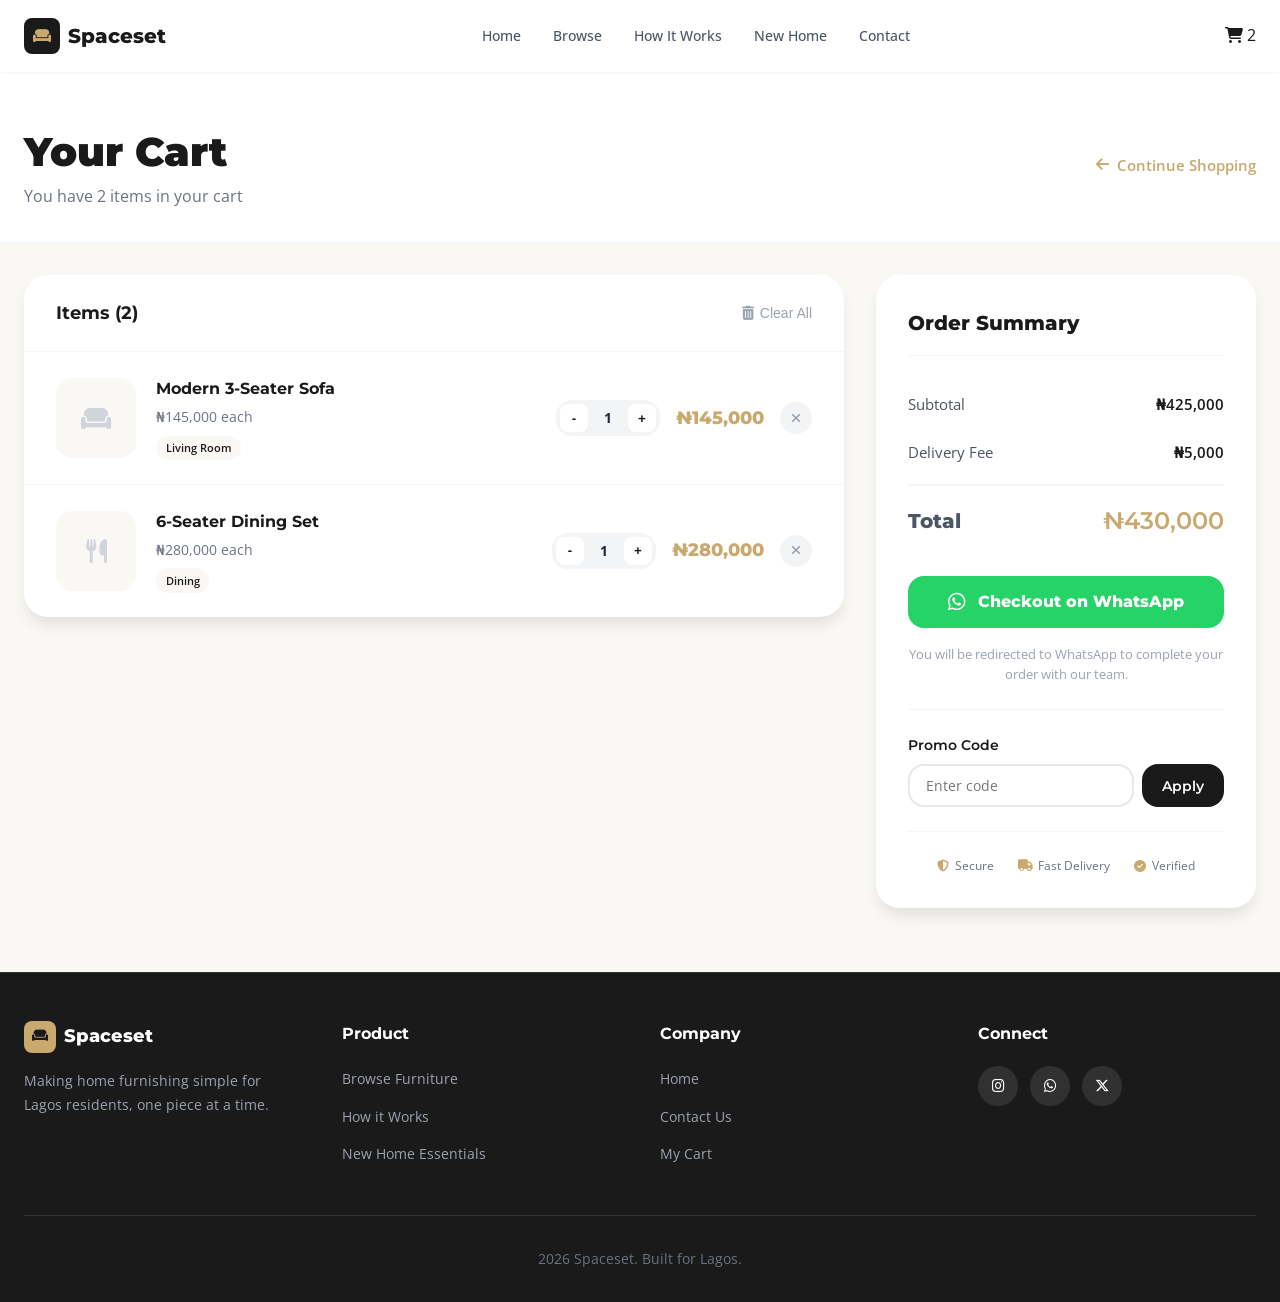
<file: cart.html>
<!DOCTYPE html>
<html lang="en" class="scroll-smooth">
<head>
    <meta charset="UTF-8">
    <meta name="viewport" content="width=device-width, initial-scale=1.0">
    <title>Your Cart — Spaceset</title>
    <link rel="preconnect" href="https://fonts.googleapis.com">
    <link rel="preconnect" href="https://fonts.gstatic.com" crossorigin>
    <link href="https://fonts.googleapis.com/css2?family=Montserrat:wght@400;500;600;700;800;900&family=Open+Sans:wght@300;400;500;600&display=swap" rel="stylesheet">
    <link rel="stylesheet" href="https://cdnjs.cloudflare.com/ajax/libs/font-awesome/6.4.0/css/all.min.css">
    <style>
        :root {
            --primary: #1a1a1a;
            --accent: #c9a96e;
            --accent-dark: #b8945a;
            --cream: #faf8f5;
            --white: #ffffff;
            --gray-50: #f9fafb;
            --gray-100: #f3f4f6;
            --gray-200: #e5e7eb;
            --gray-300: #d1d5db;
            --gray-400: #9ca3af;
            --gray-500: #6b7280;
            --gray-600: #4b5563;
            --gray-700: #374151;
            --gray-800: #1f2937;
            --success: #10b981;
            --error: #ef4444;
            --font-heading: 'Montserrat', sans-serif;
            --font-body: 'Open Sans', sans-serif;
            --shadow: 0 4px 6px -1px rgba(0,0,0,0.1);
            --shadow-lg: 0 10px 15px -3px rgba(0,0,0,0.1);
            --shadow-xl: 0 20px 25px -5px rgba(0,0,0,0.1);
            --radius: 1rem;
            --radius-lg: 1.5rem;
        }
        *, *::before, *::after { margin: 0; padding: 0; box-sizing: border-box; }
        html { scroll-behavior: smooth; }
        body {
            font-family: var(--font-body);
            color: var(--gray-800);
            background: var(--cream);
            line-height: 1.6;
            overflow-x: hidden;
            min-height: 100vh;
            display: flex;
            flex-direction: column;
        }
        img { max-width: 100%; height: auto; display: block; }
        a { text-decoration: none; color: inherit; }

        /* Navbar */
        .navbar {
            position: fixed;
            top: 0; left: 0; right: 0;
            z-index: 50;
            background: rgba(255,255,255,0.95);
            backdrop-filter: blur(12px);
            box-shadow: 0 1px 3px rgba(0,0,0,0.05);
        }
        .nav-inner {
            max-width: 1280px;
            margin: 0 auto;
            padding: 0 1.5rem;
            display: flex;
            justify-content: space-between;
            align-items: center;
            height: 72px;
        }
        .logo {
            display: flex;
            align-items: center;
            gap: 0.5rem;
            font-family: var(--font-heading);
            font-weight: 800;
            font-size: 1.25rem;
            color: var(--primary);
        }
        .logo-icon {
            width: 36px; height: 36px;
            background: var(--primary);
            border-radius: 8px;
            display: flex;
            align-items: center;
            justify-content: center;
        }
        .logo-icon i { color: var(--accent); font-size: 0.9rem; }
        .nav-links { display: flex; align-items: center; gap: 2rem; list-style: none; }
        .nav-links a {
            font-size: 0.875rem;
            font-weight: 500;
            color: var(--gray-600);
            transition: color 0.3s;
        }
        .nav-links a:hover { color: var(--primary); }
        .mobile-menu-btn {
            display: none;
            background: none;
            border: none;
            font-size: 1.25rem;
            cursor: pointer;
        }
        @media (max-width: 768px) {
            .nav-links { display: none; }
            .mobile-menu-btn { display: block; }
        }

        /* Main Content */
        main {
            flex: 1;
            padding-top: 72px;
        }

        /* Page Header */
        .page-header {
            padding: 3rem 1.5rem 2rem;
            background: var(--white);
            border-bottom: 1px solid var(--gray-100);
        }
        .page-header-inner {
            max-width: 1280px;
            margin: 0 auto;
            display: flex;
            justify-content: space-between;
            align-items: center;
            flex-wrap: wrap;
            gap: 1rem;
        }
        .page-header h1 {
            font-family: var(--font-heading);
            font-weight: 900;
            font-size: clamp(1.75rem, 4vw, 2.5rem);
            color: var(--primary);
        }
        .page-header p {
            color: var(--gray-500);
        }
        .continue-shopping {
            display: inline-flex;
            align-items: center;
            gap: 0.5rem;
            color: var(--accent);
            font-weight: 600;
            font-size: 0.9375rem;
            transition: color 0.3s;
        }
        .continue-shopping:hover { color: var(--primary); }

        /* Cart Section */
        .cart-section {
            max-width: 1280px;
            margin: 0 auto;
            padding: 2rem 1.5rem 4rem;
        }
        .cart-grid {
            display: grid;
            grid-template-columns: 1fr 380px;
            gap: 2rem;
            align-items: start;
        }
        @media (max-width: 968px) {
            .cart-grid { grid-template-columns: 1fr; }
        }

        /* Cart Items */
        .cart-items-card {
            background: var(--white);
            border-radius: var(--radius-lg);
            box-shadow: var(--shadow-lg);
            overflow: hidden;
        }
        .cart-items-header {
            padding: 1.5rem 2rem;
            border-bottom: 1px solid var(--gray-100);
            display: flex;
            justify-content: space-between;
            align-items: center;
        }
        .cart-items-header h2 {
            font-family: var(--font-heading);
            font-weight: 700;
            font-size: 1.125rem;
            color: var(--primary);
        }
        .clear-cart-btn {
            background: none;
            border: none;
            color: var(--gray-400);
            font-size: 0.875rem;
            cursor: pointer;
            transition: color 0.3s;
            display: flex;
            align-items: center;
            gap: 0.35rem;
        }
        .clear-cart-btn:hover { color: var(--error); }

        .cart-item {
            display: grid;
            grid-template-columns: 80px 1fr auto;
            gap: 1.25rem;
            padding: 1.5rem 2rem;
            border-bottom: 1px solid var(--gray-100);
            align-items: center;
            transition: background 0.3s;
        }
        .cart-item:hover { background: var(--gray-50); }
        .cart-item:last-child { border-bottom: none; }
        @media (max-width: 640px) {
            .cart-item { grid-template-columns: 60px 1fr; }
        }

        .cart-item-img {
            width: 80px;
            height: 80px;
            border-radius: var(--radius);
            overflow: hidden;
            background: var(--cream);
            display: flex;
            align-items: center;
            justify-content: center;
        }
        .cart-item-img i {
            font-size: 1.5rem;
            color: var(--gray-300);
        }
        @media (max-width: 640px) {
            .cart-item-img { width: 60px; height: 60px; }
        }

        .cart-item-details h3 {
            font-family: var(--font-heading);
            font-weight: 700;
            font-size: 1rem;
            color: var(--primary);
            margin-bottom: 0.25rem;
        }
        .cart-item-details p {
            font-size: 0.85rem;
            color: var(--gray-500);
        }
        .cart-item-details .item-category {
            display: inline-block;
            padding: 0.2rem 0.6rem;
            background: var(--cream);
            border-radius: 9999px;
            font-size: 0.7rem;
            font-weight: 600;
            color: var(--primary);
            margin-top: 0.5rem;
        }

        .cart-item-actions {
            display: flex;
            align-items: center;
            gap: 1rem;
        }
        @media (max-width: 640px) {
            .cart-item-actions {
                grid-column: 1 / -1;
                justify-content: space-between;
                padding-top: 0.5rem;
            }
        }
        .cart-item-price {
            font-family: var(--font-heading);
            font-weight: 800;
            font-size: 1.125rem;
            color: var(--accent);
        }
        .remove-item-btn {
            width: 32px;
            height: 32px;
            border-radius: 50%;
            border: none;
            background: var(--gray-100);
            color: var(--gray-400);
            cursor: pointer;
            display: flex;
            align-items: center;
            justify-content: center;
            transition: all 0.3s;
        }
        .remove-item-btn:hover {
            background: var(--error);
            color: var(--white);
        }

        /* Quantity Control */
        .qty-control {
            display: flex;
            align-items: center;
            gap: 0.5rem;
            background: var(--gray-100);
            border-radius: var(--radius);
            padding: 0.25rem;
        }
        .qty-btn {
            width: 28px;
            height: 28px;
            border-radius: 0.5rem;
            border: none;
            background: var(--white);
            color: var(--primary);
            font-weight: 700;
            cursor: pointer;
            display: flex;
            align-items: center;
            justify-content: center;
            transition: all 0.3s;
        }
        .qty-btn:hover { background: var(--accent); color: var(--white); }
        .qty-value {
            font-weight: 700;
            font-size: 0.875rem;
            min-width: 24px;
            text-align: center;
        }

        /* Empty Cart */
        .empty-cart {
            text-align: center;
            padding: 4rem 2rem;
        }
        .empty-cart i {
            font-size: 4rem;
            color: var(--gray-200);
            margin-bottom: 1.5rem;
        }
        .empty-cart h3 {
            font-family: var(--font-heading);
            font-weight: 700;
            font-size: 1.25rem;
            color: var(--primary);
            margin-bottom: 0.5rem;
        }
        .empty-cart p {
            color: var(--gray-500);
            margin-bottom: 2rem;
        }
        .empty-cart-btn {
            display: inline-flex;
            align-items: center;
            gap: 0.5rem;
            padding: 0.875rem 2rem;
            background: var(--primary);
            color: var(--white);
            border-radius: var(--radius);
            font-family: var(--font-heading);
            font-weight: 700;
            transition: all 0.3s;
        }
        .empty-cart-btn:hover {
            background: var(--gray-800);
            transform: translateY(-2px);
        }

        /* Order Summary */
        .order-summary {
            background: var(--white);
            border-radius: var(--radius-lg);
            box-shadow: var(--shadow-lg);
            padding: 2rem;
            position: sticky;
            top: 96px;
        }
        .order-summary h2 {
            font-family: var(--font-heading);
            font-weight: 800;
            font-size: 1.25rem;
            color: var(--primary);
            margin-bottom: 1.5rem;
            padding-bottom: 1rem;
            border-bottom: 1px solid var(--gray-100);
        }
        .summary-row {
            display: flex;
            justify-content: space-between;
            align-items: center;
            padding: 0.75rem 0;
            font-size: 0.9375rem;
        }
        .summary-row.total {
            border-top: 2px solid var(--gray-100);
            margin-top: 0.5rem;
            padding-top: 1rem;
            font-family: var(--font-heading);
            font-weight: 800;
            font-size: 1.25rem;
            color: var(--primary);
        }
        .summary-row .label { color: var(--gray-600); }
        .summary-row .value { font-weight: 600; color: var(--primary); }
        .summary-row.total .value { color: var(--accent); font-size: 1.5rem; }

        .checkout-btn {
            width: 100%;
            padding: 1rem;
            background: #25D366;
            color: var(--white);
            border: none;
            border-radius: var(--radius);
            font-family: var(--font-heading);
            font-weight: 800;
            font-size: 1rem;
            cursor: pointer;
            transition: all 0.3s;
            display: flex;
            align-items: center;
            justify-content: center;
            gap: 0.75rem;
            margin-top: 1.5rem;
        }
        .checkout-btn:hover {
            background: #128C7E;
            transform: translateY(-2px);
            box-shadow: var(--shadow-xl);
        }
        .checkout-btn i { font-size: 1.25rem; }

        .checkout-note {
            text-align: center;
            margin-top: 1rem;
            font-size: 0.8rem;
            color: var(--gray-400);
        }

        /* Promo Code */
        .promo-code {
            margin-top: 1.5rem;
            padding-top: 1.5rem;
            border-top: 1px solid var(--gray-100);
        }
        .promo-code label {
            display: block;
            font-family: var(--font-heading);
            font-weight: 600;
            font-size: 0.875rem;
            color: var(--primary);
            margin-bottom: 0.5rem;
        }
        .promo-input-group {
            display: flex;
            gap: 0.5rem;
        }
        .promo-input-group input {
            flex: 1;
            padding: 0.625rem 1rem;
            border: 2px solid var(--gray-200);
            border-radius: var(--radius);
            font-family: var(--font-body);
            font-size: 0.875rem;
        }
        .promo-input-group input:focus {
            outline: none;
            border-color: var(--accent);
        }
        .promo-btn {
            padding: 0.625rem 1.25rem;
            background: var(--primary);
            color: var(--white);
            border: none;
            border-radius: var(--radius);
            font-family: var(--font-heading);
            font-weight: 600;
            font-size: 0.875rem;
            cursor: pointer;
            transition: all 0.3s;
        }
        .promo-btn:hover { background: var(--gray-800); }

        /* Trust Badges */
        .trust-badges {
            display: flex;
            justify-content: center;
            gap: 1.5rem;
            margin-top: 1.5rem;
            padding-top: 1.5rem;
            border-top: 1px solid var(--gray-100);
        }
        .trust-badge {
            display: flex;
            align-items: center;
            gap: 0.35rem;
            font-size: 0.75rem;
            color: var(--gray-500);
        }
        .trust-badge i { color: var(--accent); }

        /* Footer */
        footer {
            background: var(--primary);
            color: var(--white);
            padding: 3rem 1.5rem 0;
            border-top: 1px solid rgba(255,255,255,0.1);
        }
        .footer-inner {
            max-width: 1280px;
            margin: 0 auto;
            display: grid;
            grid-template-columns: repeat(auto-fit, minmax(200px, 1fr));
            gap: 2.5rem;
            margin-bottom: 3rem;
        }
        .footer-brand p {
            color: var(--gray-400);
            font-size: 0.9rem;
            line-height: 1.7;
            margin-top: 1rem;
        }
        .footer-links h4 {
            font-family: var(--font-heading);
            font-weight: 700;
            font-size: 1rem;
            margin-bottom: 1.25rem;
        }
        .footer-links ul {
            list-style: none;
            display: flex;
            flex-direction: column;
            gap: 0.75rem;
        }
        .footer-links a {
            color: var(--gray-400);
            font-size: 0.9rem;
            transition: color 0.15s;
        }
        .footer-links a:hover { color: var(--accent); }
        .social-icons {
            display: flex;
            gap: 0.75rem;
        }
        .social-icons a {
            width: 40px; height: 40px;
            background: rgba(255,255,255,0.1);
            border-radius: 50%;
            display: flex;
            align-items: center;
            justify-content: center;
            color: var(--white);
            transition: all 0.3s;
        }
        .social-icons a:hover {
            background: var(--accent);
            color: var(--primary);
            transform: translateY(-2px);
        }
        .footer-bottom {
            max-width: 1280px;
            margin: 0 auto;
            border-top: 1px solid rgba(255,255,255,0.1);
            padding: 2rem 0;
            text-align: center;
            color: var(--gray-500);
            font-size: 0.875rem;
        }
    </style>
<base target="_blank">
</head>
<body>

    <!-- Navbar -->
    <nav class="navbar">
        <div class="nav-inner">
            <a href="index.html" class="logo">
                <div class="logo-icon"><i class="fas fa-couch"></i></div>
                Spaceset
            </a>
            <ul class="nav-links">
                <li><a href="index.html">Home</a></li>
                <li><a href="index.html#solution">Browse</a></li>
                <li><a href="index.html#how-it-works">How It Works</a></li>
                <li><a href="index.html#new-homeowners">New Home</a></li>
                <li><a href="contact.html">Contact</a></li>
            </ul>
            <a href="cart.html" class="relative" style="color: var(--primary);">
                <i class="fas fa-shopping-cart text-xl"></i>
                <span id="cart-count" class="absolute -top-2 -right-2 w-5 h-5 bg-accent text-primary text-xs font-bold rounded-full flex items-center justify-center hidden">0</span>
            </a>
            <button class="mobile-menu-btn"><i class="fas fa-bars"></i></button>
        </div>
    </nav>

    <main>
        <!-- Page Header -->
        <section class="page-header">
            <div class="page-header-inner">
                <div>
                    <h1>Your Cart</h1>
                    <p id="cart-subtitle">Review your selected items before checkout</p>
                </div>
                <a href="index.html#new-homeowners" class="continue-shopping">
                    <i class="fas fa-arrow-left"></i>
                    Continue Shopping
                </a>
            </div>
        </section>

        <!-- Cart Section -->
        <section class="cart-section">
            <div class="cart-grid">
                <!-- Cart Items -->
                <div class="cart-items-card" id="cart-items-container">
                    <div class="cart-items-header">
                        <h2>Items (<span id="item-count">0</span>)</h2>
                        <button class="clear-cart-btn" id="clear-cart" onclick="clearCart()">
                            <i class="fas fa-trash-alt"></i> Clear All
                        </button>
                    </div>
                    <div id="cart-items-list">
                        <!-- Items will be rendered here -->
                    </div>
                </div>

                <!-- Order Summary -->
                <div class="order-summary" id="order-summary">
                    <h2>Order Summary</h2>

                    <div class="summary-row">
                        <span class="label">Subtotal</span>
                        <span class="value" id="summary-subtotal">₦0</span>
                    </div>
                    <div class="summary-row">
                        <span class="label">Delivery Fee</span>
                        <span class="value" id="summary-delivery">₦5,000</span>
                    </div>
                    <div class="summary-row" id="discount-row" style="display: none;">
                        <span class="label">Discount</span>
                        <span class="value" style="color: var(--success);" id="summary-discount">-₦0</span>
                    </div>
                    <div class="summary-row total">
                        <span class="label">Total</span>
                        <span class="value" id="summary-total">₦5,000</span>
                    </div>

                    <button class="checkout-btn" id="checkout-btn" onclick="checkoutWhatsApp()">
                        <i class="fab fa-whatsapp"></i>
                        Checkout on WhatsApp
                    </button>

                    <p class="checkout-note">
                        You will be redirected to WhatsApp to complete your order with our team.
                    </p>

                    <div class="promo-code">
                        <label for="promo-input">Promo Code</label>
                        <div class="promo-input-group">
                            <input type="text" id="promo-input" placeholder="Enter code">
                            <button class="promo-btn" onclick="applyPromo()">Apply</button>
                        </div>
                    </div>

                    <div class="trust-badges">
                        <span class="trust-badge"><i class="fas fa-shield-alt"></i> Secure</span>
                        <span class="trust-badge"><i class="fas fa-truck"></i> Fast Delivery</span>
                        <span class="trust-badge"><i class="fas fa-check-circle"></i> Verified</span>
                    </div>
                </div>
            </div>
        </section>
    </main>

    <!-- Footer -->
    <footer>
        <div class="footer-inner">
            <div class="footer-brand">
                <div style="display:flex;align-items:center;gap:0.5rem;margin-bottom:0.5rem;">
                    <div style="width:32px;height:32px;background:var(--accent);border-radius:8px;display:flex;align-items:center;justify-content:center;">
                        <i class="fas fa-couch" style="color:var(--primary);font-size:0.8rem;"></i>
                    </div>
                    <span style="font-family:var(--font-heading);font-weight:800;font-size:1.1rem;">Spaceset</span>
                </div>
                <p>Making home furnishing simple for Lagos residents, one piece at a time.</p>
            </div>
            <div class="footer-links">
                <h4>Product</h4>
                <ul>
                    <li><a href="index.html#solution">Browse Furniture</a></li>
                    <li><a href="index.html#how-it-works">How it Works</a></li>
                    <li><a href="index.html#new-homeowners">New Home Essentials</a></li>
                </ul>
            </div>
            <div class="footer-links">
                <h4>Company</h4>
                <ul>
                    <li><a href="index.html">Home</a></li>
                    <li><a href="contact.html">Contact Us</a></li>
                    <li><a href="cart.html">My Cart</a></li>
                </ul>
            </div>
            <div class="footer-links">
                <h4>Connect</h4>
                <div class="social-icons">
                    <a href="https://instagram.com/spacesetng" target="_blank" rel="noopener noreferrer" title="Instagram"><i class="fab fa-instagram"></i></a>
                    <a href="https://wa.me/2349133588720" target="_blank" rel="noopener noreferrer" title="WhatsApp"><i class="fab fa-whatsapp"></i></a>
                    <a href="https://twitter.com/spacesetng" target="_blank" rel="noopener noreferrer" title="X"><i class="fab fa-x-twitter"></i></a>
                </div>
            </div>
        </div>
        <div class="footer-bottom">
            <p> 2026 Spaceset. Built for Lagos.</p>
        </div>
    </footer>

    <script>
        // Demo furniture items for browsing
        const demoItems = [
            { id: 'sofa-1', name: 'Modern 3-Seater Sofa', category: 'Living Room', price: 145000, icon: 'couch' },
            { id: 'bed-1', name: 'King Size Bed Frame', category: 'Bedroom', price: 195000, icon: 'bed' },
            { id: 'dining-1', name: '6-Seater Dining Set', category: 'Dining', price: 280000, icon: 'utensils' },
            { id: 'table-1', name: 'Coffee Table', category: 'Living Room', price: 45000, icon: 'table' },
            { id: 'lamp-1', name: 'Bedside Lamp (Pair)', category: 'Bedroom', price: 18000, icon: 'lightbulb' },
            { id: 'rug-1', name: 'Area Rug 5x7', category: 'Living Room', price: 35000, icon: 'rug' }
        ];

        // Cart state
        let cart = JSON.parse(localStorage.getItem('spaceset_cart') || '[]');
        let discount = 0;

        // Initialize demo cart if empty
        function initDemoCart() {
            if (cart.length === 0) {
                cart = [
                    { ...demoItems[0], qty: 1 },
                    { ...demoItems[2], qty: 1 }
                ];
                saveCart();
            }
        }

        function saveCart() {
            localStorage.setItem('spaceset_cart', JSON.stringify(cart));
            updateCartCount();
            renderCart();
        }

        function updateCartCount() {
            const countEl = document.getElementById('cart-count');
            const totalItems = cart.reduce((sum, item) => sum + item.qty, 0);
            if (totalItems > 0) {
                countEl.textContent = totalItems;
                countEl.classList.remove('hidden');
            } else {
                countEl.classList.add('hidden');
            }
        }

        function renderCart() {
            const container = document.getElementById('cart-items-list');
            const itemCount = document.getElementById('item-count');
            const subtitle = document.getElementById('cart-subtitle');

            const totalItems = cart.reduce((sum, item) => sum + item.qty, 0);
            itemCount.textContent = totalItems;

            if (cart.length === 0) {
                container.innerHTML = `
                    <div class="empty-cart">
                        <i class="fas fa-shopping-cart"></i>
                        <h3>Your cart is empty</h3>
                        <p>Browse our new home essentials and add items to get started.</p>
                        <a href="index.html#new-homeowners" class="empty-cart-btn">
                            <i class="fas fa-plus"></i> Add Essentials
                        </a>
                    </div>
                `;
                subtitle.textContent = 'Your cart is waiting for you';
                document.getElementById('clear-cart').style.display = 'none';
                document.getElementById('order-summary').style.display = 'none';
                return;
            }

            subtitle.textContent = `You have ${totalItems} item${totalItems !== 1 ? 's' : ''} in your cart`;
            document.getElementById('clear-cart').style.display = 'flex';
            document.getElementById('order-summary').style.display = 'block';

            let html = '';
            cart.forEach((item, index) => {
                html += `
                    <div class="cart-item" data-index="${index}">
                        <div class="cart-item-img">
                            <i class="fas fa-${item.icon || 'couch'}"></i>
                        </div>
                        <div class="cart-item-details">
                            <h3>${item.name}</h3>
                            <p>₦${item.price.toLocaleString()} each</p>
                            <span class="item-category">${item.category}</span>
                        </div>
                        <div class="cart-item-actions">
                            <div class="qty-control">
                                <button class="qty-btn" onclick="updateQty(${index}, -1)">-</button>
                                <span class="qty-value">${item.qty}</span>
                                <button class="qty-btn" onclick="updateQty(${index}, 1)">+</button>
                            </div>
                            <span class="cart-item-price">₦${(item.price * item.qty).toLocaleString()}</span>
                            <button class="remove-item-btn" onclick="removeItem(${index})" title="Remove item">
                                <i class="fas fa-times"></i>
                            </button>
                        </div>
                    </div>
                `;
            });
            container.innerHTML = html;
            updateSummary();
        }

        function updateQty(index, change) {
            cart[index].qty += change;
            if (cart[index].qty < 1) cart[index].qty = 1;
            saveCart();
        }

        function removeItem(index) {
            cart.splice(index, 1);
            saveCart();
        }

        function clearCart() {
            if (confirm('Are you sure you want to clear your cart?')) {
                cart = [];
                discount = 0;
                saveCart();
            }
        }

        function updateSummary() {
            const subtotal = cart.reduce((sum, item) => sum + (item.price * item.qty), 0);
            const delivery = cart.length > 0 ? 5000 : 0;
            const total = subtotal + delivery - discount;

            document.getElementById('summary-subtotal').textContent = '₦' + subtotal.toLocaleString();
            document.getElementById('summary-delivery').textContent = '₦' + delivery.toLocaleString();
            document.getElementById('summary-total').textContent = '₦' + total.toLocaleString();

            if (discount > 0) {
                document.getElementById('discount-row').style.display = 'flex';
                document.getElementById('summary-discount').textContent = '-₦' + discount.toLocaleString();
            } else {
                document.getElementById('discount-row').style.display = 'none';
            }
        }

        function applyPromo() {
            const input = document.getElementById('promo-input');
            const code = input.value.trim().toUpperCase();

            if (!code) {
                alert('Please enter a promo code');
                return;
            }

            // Demo promo codes
            const promos = {
                'SPACE10': 0.10,
                'NEWHOME': 0.15,
                'LAGOS20': 0.20,
                'WELCOME': 5000
            };

            if (promos[code]) {
                const subtotal = cart.reduce((sum, item) => sum + (item.price * item.qty), 0);
                if (typeof promos[code] === 'number' && promos[code] < 1) {
                    discount = Math.floor(subtotal * promos[code]);
                } else {
                    discount = promos[code];
                }
                alert('Promo code applied! You saved ₦' + discount.toLocaleString());
                updateSummary();
                input.value = '';
            } else {
                alert('Invalid promo code. Try SPACE10, NEWHOME, LAGOS20, or WELCOME');
            }
        }

        function checkoutWhatsApp() {
            const subtotal = cart.reduce((sum, item) => sum + (item.price * item.qty), 0);
            const delivery = 5000;
            const total = subtotal + delivery - discount;

            let itemsText = cart.map(item => 
                `- ${item.name} (x${item.qty}): ₦${(item.price * item.qty).toLocaleString()}`
            ).join('%0A');

            const message = `Hi Spaceset!%0A%0AI would like to place an order for the following items:%0A%0A${itemsText}%0A%0ASubtotal: ₦${subtotal.toLocaleString()}%0ADelivery: ₦${delivery.toLocaleString()}${discount > 0 ? '%0ADiscount: -₦' + discount.toLocaleString() : ''}%0A%0A*Total: ₦${total.toLocaleString()}*%0A%0APlease confirm my order and let me know the next steps.`;

            window.open(`https://wa.me/2349133588720?text=${message}`, '_blank');
        }

        // Initialize
        initDemoCart();
        renderCart();
    </script>
</body>
</html>
</file>
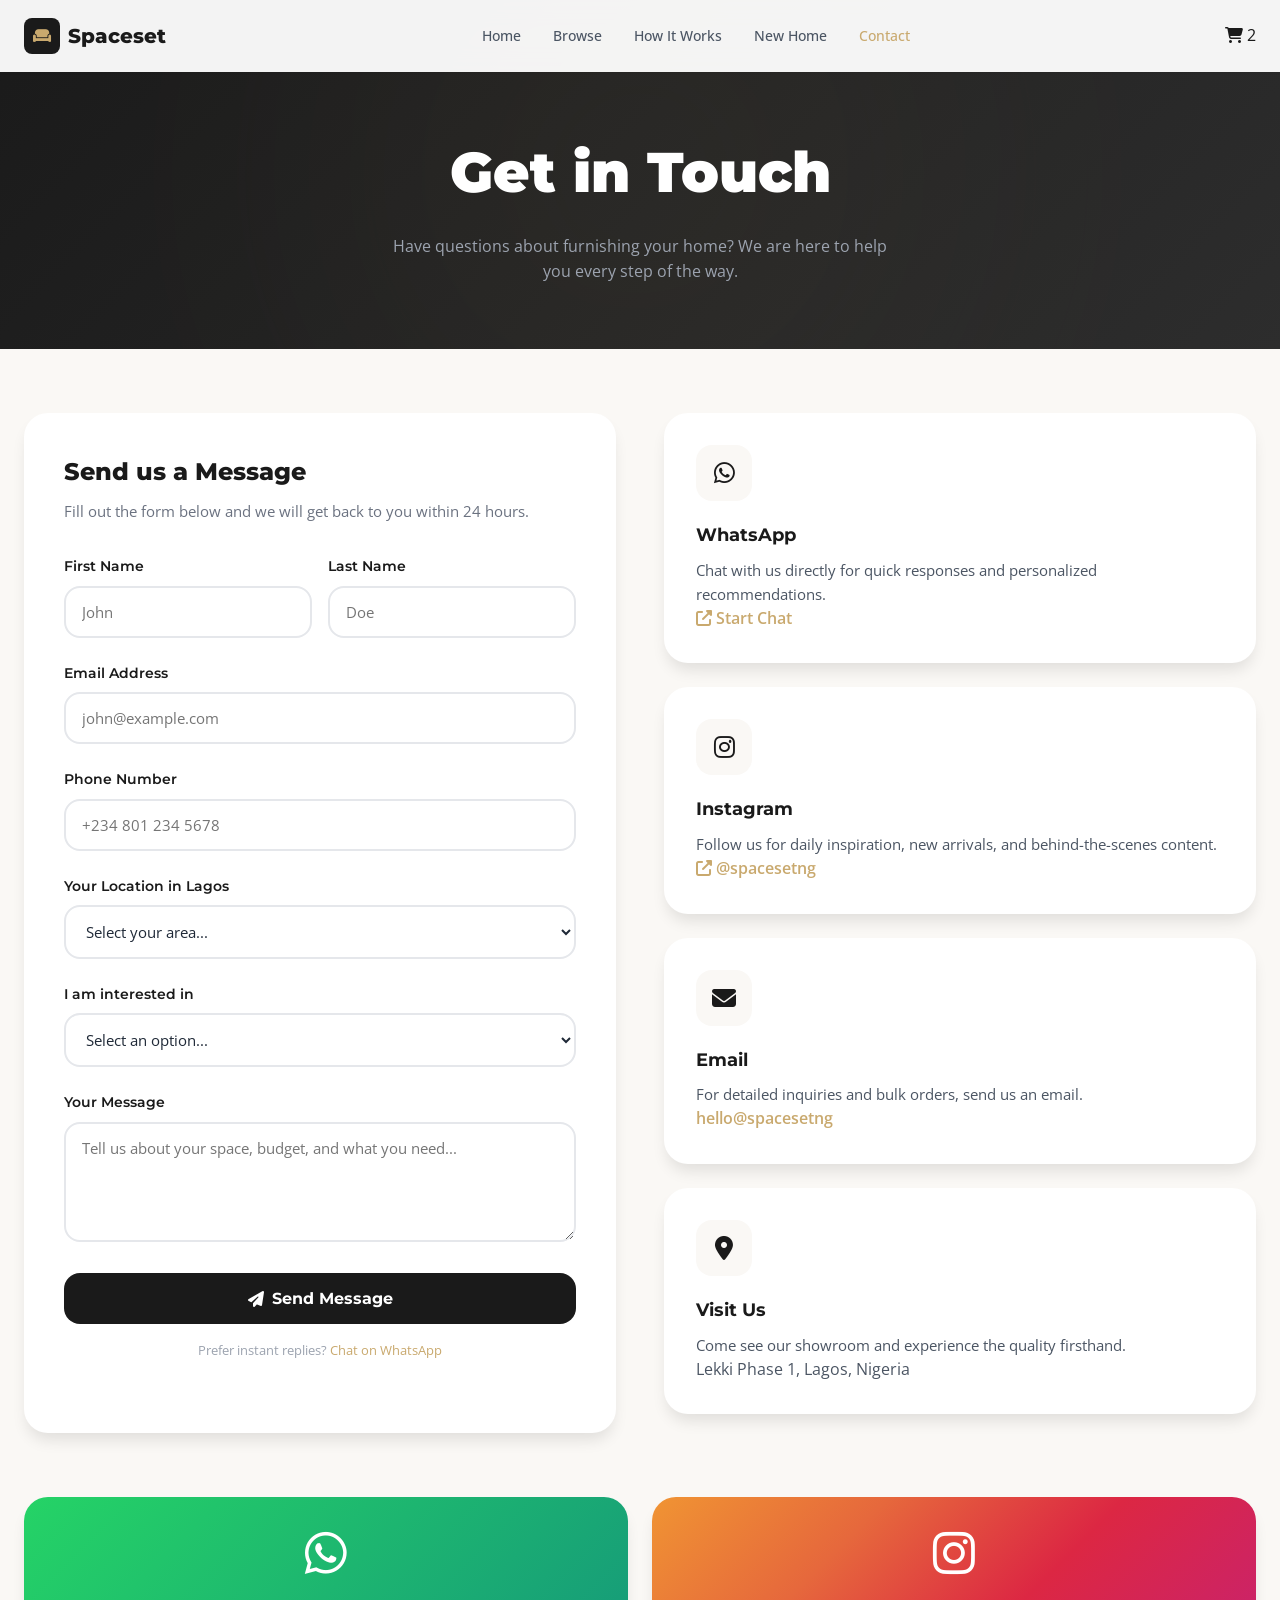
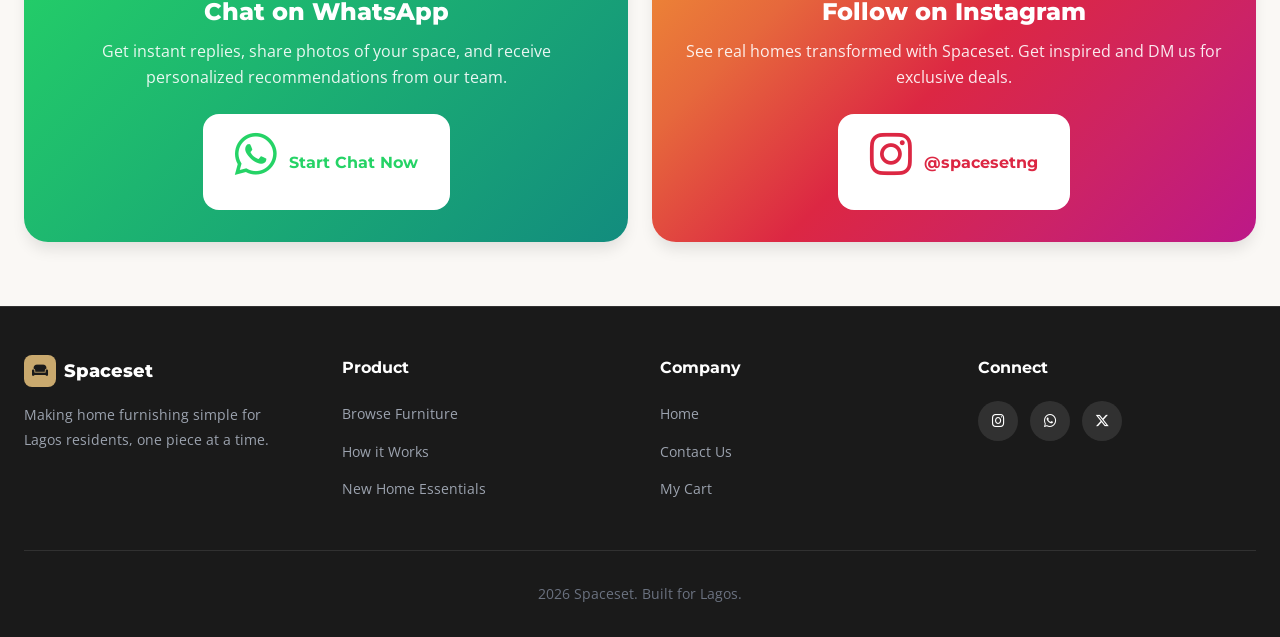
<file: contact.html>
<!DOCTYPE html>
<html lang="en" class="scroll-smooth">
<head>
    <meta charset="UTF-8">
    <meta name="viewport" content="width=device-width, initial-scale=1.0">
    <title>Contact Us — Spaceset</title>
    <link rel="preconnect" href="https://fonts.googleapis.com">
    <link rel="preconnect" href="https://fonts.gstatic.com" crossorigin>
    <link href="https://fonts.googleapis.com/css2?family=Montserrat:wght@400;500;600;700;800;900&family=Open+Sans:wght@300;400;500;600&display=swap" rel="stylesheet">
    <link rel="stylesheet" href="https://cdnjs.cloudflare.com/ajax/libs/font-awesome/6.4.0/css/all.min.css">
    <style>
        :root {
            --primary: #1a1a1a;
            --accent: #c9a96e;
            --accent-dark: #b8945a;
            --cream: #faf8f5;
            --white: #ffffff;
            --gray-50: #f9fafb;
            --gray-100: #f3f4f6;
            --gray-200: #e5e7eb;
            --gray-300: #d1d5db;
            --gray-400: #9ca3af;
            --gray-500: #6b7280;
            --gray-600: #4b5563;
            --gray-700: #374151;
            --gray-800: #1f2937;
            --success: #10b981;
            --error: #ef4444;
            --font-heading: 'Montserrat', sans-serif;
            --font-body: 'Open Sans', sans-serif;
            --shadow: 0 4px 6px -1px rgba(0,0,0,0.1);
            --shadow-lg: 0 10px 15px -3px rgba(0,0,0,0.1);
            --shadow-xl: 0 20px 25px -5px rgba(0,0,0,0.1);
            --radius: 1rem;
            --radius-lg: 1.5rem;
        }
        *, *::before, *::after { margin: 0; padding: 0; box-sizing: border-box; }
        html { scroll-behavior: smooth; }
        body {
            font-family: var(--font-body);
            color: var(--gray-800);
            background: var(--cream);
            line-height: 1.6;
            overflow-x: hidden;
        }
        img { max-width: 100%; height: auto; display: block; }
        a { text-decoration: none; color: inherit; }

        /* Navbar */
        .navbar {
            position: fixed;
            top: 0; left: 0; right: 0;
            z-index: 50;
            background: rgba(255,255,255,0.95);
            backdrop-filter: blur(12px);
            box-shadow: 0 1px 3px rgba(0,0,0,0.05);
        }
        .nav-inner {
            max-width: 1280px;
            margin: 0 auto;
            padding: 0 1.5rem;
            display: flex;
            justify-content: space-between;
            align-items: center;
            height: 72px;
        }
        .logo {
            display: flex;
            align-items: center;
            gap: 0.5rem;
            font-family: var(--font-heading);
            font-weight: 800;
            font-size: 1.25rem;
            color: var(--primary);
        }
        .logo-icon {
            width: 36px; height: 36px;
            background: var(--primary);
            border-radius: 8px;
            display: flex;
            align-items: center;
            justify-content: center;
        }
        .logo-icon i { color: var(--accent); font-size: 0.9rem; }
        .nav-links { display: flex; align-items: center; gap: 2rem; list-style: none; }
        .nav-links a {
            font-size: 0.875rem;
            font-weight: 500;
            color: var(--gray-600);
            transition: color 0.3s;
        }
        .nav-links a:hover { color: var(--primary); }
        .nav-links a.active { color: var(--accent); }
        .mobile-menu-btn {
            display: none;
            background: none;
            border: none;
            font-size: 1.25rem;
            cursor: pointer;
        }
        @media (max-width: 768px) {
            .nav-links { display: none; }
            .mobile-menu-btn { display: block; }
        }

        /* Page Header */
        .page-header {
            padding: 8rem 1.5rem 4rem;
            background: linear-gradient(135deg, var(--primary) 0%, #2d2d2d 100%);
            color: var(--white);
            text-align: center;
            position: relative;
            overflow: hidden;
        }
        .page-header::before {
            content: '';
            position: absolute;
            top: 50%; left: 50%;
            transform: translate(-50%, -50%);
            width: 600px; height: 600px;
            background: var(--accent);
            border-radius: 50%;
            filter: blur(150px);
            opacity: 0.05;
        }
        .page-header h1 {
            font-family: var(--font-heading);
            font-weight: 900;
            font-size: clamp(2rem, 5vw, 3.5rem);
            position: relative;
            z-index: 1;
        }
        .page-header p {
            color: var(--gray-400);
            margin-top: 1rem;
            max-width: 500px;
            margin-left: auto;
            margin-right: auto;
            position: relative;
            z-index: 1;
        }

        /* Contact Section */
        .contact-section {
            max-width: 1280px;
            margin: 0 auto;
            padding: 4rem 1.5rem;
        }
        .contact-grid {
            display: grid;
            grid-template-columns: 1fr 1fr;
            gap: 3rem;
        }
        @media (max-width: 968px) {
            .contact-grid { grid-template-columns: 1fr; }
        }

        /* Contact Form */
        .contact-form-card {
            background: var(--white);
            border-radius: var(--radius-lg);
            padding: 2.5rem;
            box-shadow: var(--shadow-lg);
        }
        .contact-form-card h2 {
            font-family: var(--font-heading);
            font-weight: 800;
            font-size: 1.5rem;
            color: var(--primary);
            margin-bottom: 0.5rem;
        }
        .contact-form-card > p {
            color: var(--gray-500);
            margin-bottom: 2rem;
            font-size: 0.95rem;
        }
        .form-group {
            margin-bottom: 1.5rem;
        }
        .form-group label {
            display: block;
            font-family: var(--font-heading);
            font-weight: 600;
            font-size: 0.875rem;
            color: var(--primary);
            margin-bottom: 0.5rem;
        }
        .form-group input,
        .form-group textarea,
        .form-group select {
            width: 100%;
            padding: 0.875rem 1rem;
            border: 2px solid var(--gray-200);
            border-radius: var(--radius);
            font-family: var(--font-body);
            font-size: 0.9375rem;
            color: var(--gray-800);
            transition: all 0.3s;
            background: var(--white);
        }
        .form-group input:focus,
        .form-group textarea:focus,
        .form-group select:focus {
            outline: none;
            border-color: var(--accent);
            box-shadow: 0 0 0 3px rgba(201,169,110,0.1);
        }
        .form-group textarea {
            resize: vertical;
            min-height: 120px;
        }
        .form-row {
            display: grid;
            grid-template-columns: 1fr 1fr;
            gap: 1rem;
        }
        @media (max-width: 640px) {
            .form-row { grid-template-columns: 1fr; }
        }
        .submit-btn {
            width: 100%;
            padding: 1rem 2rem;
            background: var(--primary);
            color: var(--white);
            border: none;
            border-radius: var(--radius);
            font-family: var(--font-heading);
            font-weight: 700;
            font-size: 1rem;
            cursor: pointer;
            transition: all 0.3s;
            display: flex;
            align-items: center;
            justify-content: center;
            gap: 0.5rem;
        }
        .submit-btn:hover {
            background: var(--gray-800);
            transform: translateY(-2px);
            box-shadow: var(--shadow-xl);
        }
        .submit-btn:disabled {
            opacity: 0.6;
            cursor: not-allowed;
            transform: none;
        }

        /* Success Message */
        .success-message {
            display: none;
            background: var(--success);
            color: var(--white);
            padding: 1rem 1.5rem;
            border-radius: var(--radius);
            margin-bottom: 1.5rem;
            font-weight: 600;
        }
        .success-message.show { display: block; }

        /* Contact Info Cards */
        .contact-info {
            display: flex;
            flex-direction: column;
            gap: 1.5rem;
        }
        .info-card {
            background: var(--white);
            border-radius: var(--radius-lg);
            padding: 2rem;
            box-shadow: var(--shadow-lg);
            transition: all 0.3s;
        }
        .info-card:hover {
            transform: translateY(-4px);
            box-shadow: var(--shadow-xl);
        }
        .info-card-icon {
            width: 56px;
            height: 56px;
            background: var(--cream);
            border-radius: var(--radius);
            display: flex;
            align-items: center;
            justify-content: center;
            margin-bottom: 1.25rem;
            transition: all 0.3s;
        }
        .info-card:hover .info-card-icon {
            background: var(--accent);
        }
        .info-card-icon i {
            font-size: 1.5rem;
            color: var(--primary);
            transition: color 0.3s;
        }
        .info-card:hover .info-card-icon i {
            color: var(--white);
        }
        .info-card h3 {
            font-family: var(--font-heading);
            font-weight: 700;
            font-size: 1.125rem;
            color: var(--primary);
            margin-bottom: 0.5rem;
        }
        .info-card p {
            color: var(--gray-600);
            font-size: 0.9375rem;
            line-height: 1.6;
        }
        .info-card a {
            color: var(--accent);
            font-weight: 600;
            transition: color 0.3s;
        }
        .info-card a:hover {
            color: var(--primary);
        }

        /* WhatsApp CTA Card */
        .whatsapp-card {
            background: linear-gradient(135deg, #25D366 0%, #128C7E 100%);
            color: var(--white);
            border-radius: var(--radius-lg);
            padding: 2rem;
            text-align: center;
            box-shadow: var(--shadow-lg);
        }
        .whatsapp-card i {
            font-size: 3rem;
            margin-bottom: 1rem;
        }
        .whatsapp-card h3 {
            font-family: var(--font-heading);
            font-weight: 800;
            font-size: 1.5rem;
            margin-bottom: 0.5rem;
        }
        .whatsapp-card p {
            opacity: 0.9;
            margin-bottom: 1.5rem;
        }
        .whatsapp-btn {
            display: inline-flex;
            align-items: center;
            gap: 0.75rem;
            padding: 1rem 2rem;
            background: var(--white);
            color: #25D366;
            border-radius: var(--radius);
            font-family: var(--font-heading);
            font-weight: 700;
            transition: all 0.3s;
        }
        .whatsapp-btn:hover {
            transform: translateY(-3px);
            box-shadow: var(--shadow-xl);
        }

        /* Instagram Card */
        .instagram-card {
            background: linear-gradient(135deg, #f09433 0%, #e6683c 25%, #dc2743 50%, #cc2366 75%, #bc1888 100%);
            color: var(--white);
            border-radius: var(--radius-lg);
            padding: 2rem;
            text-align: center;
            box-shadow: var(--shadow-lg);
        }
        .instagram-card i {
            font-size: 3rem;
            margin-bottom: 1rem;
        }
        .instagram-card h3 {
            font-family: var(--font-heading);
            font-weight: 800;
            font-size: 1.5rem;
            margin-bottom: 0.5rem;
        }
        .instagram-card p {
            opacity: 0.9;
            margin-bottom: 1.5rem;
        }
        .instagram-btn {
            display: inline-flex;
            align-items: center;
            gap: 0.75rem;
            padding: 1rem 2rem;
            background: var(--white);
            color: #dc2743;
            border-radius: var(--radius);
            font-family: var(--font-heading);
            font-weight: 700;
            transition: all 0.3s;
        }
        .instagram-btn:hover {
            transform: translateY(-3px);
            box-shadow: var(--shadow-xl);
        }

        /* Social Connect Section */
        .social-connect {
            max-width: 1280px;
            margin: 0 auto;
            padding: 0 1.5rem 4rem;
        }
        .social-grid {
            display: grid;
            grid-template-columns: 1fr 1fr;
            gap: 1.5rem;
        }
        @media (max-width: 640px) {
            .social-grid { grid-template-columns: 1fr; }
        }

        /* Footer */
        footer {
            background: var(--primary);
            color: var(--white);
            padding: 3rem 1.5rem 0;
            border-top: 1px solid rgba(255,255,255,0.1);
        }
        .footer-inner {
            max-width: 1280px;
            margin: 0 auto;
            display: grid;
            grid-template-columns: repeat(auto-fit, minmax(200px, 1fr));
            gap: 2.5rem;
            margin-bottom: 3rem;
        }
        .footer-brand p {
            color: var(--gray-400);
            font-size: 0.9rem;
            line-height: 1.7;
            margin-top: 1rem;
        }
        .footer-links h4 {
            font-family: var(--font-heading);
            font-weight: 700;
            font-size: 1rem;
            margin-bottom: 1.25rem;
        }
        .footer-links ul {
            list-style: none;
            display: flex;
            flex-direction: column;
            gap: 0.75rem;
        }
        .footer-links a {
            color: var(--gray-400);
            font-size: 0.9rem;
            transition: color 0.15s;
        }
        .footer-links a:hover { color: var(--accent); }
        .social-icons {
            display: flex;
            gap: 0.75rem;
        }
        .social-icons a {
            width: 40px; height: 40px;
            background: rgba(255,255,255,0.1);
            border-radius: 50%;
            display: flex;
            align-items: center;
            justify-content: center;
            color: var(--white);
            transition: all 0.3s;
        }
        .social-icons a:hover {
            background: var(--accent);
            color: var(--primary);
            transform: translateY(-2px);
        }
        .footer-bottom {
            max-width: 1280px;
            margin: 0 auto;
            border-top: 1px solid rgba(255,255,255,0.1);
            padding: 2rem 0;
            text-align: center;
            color: var(--gray-500);
            font-size: 0.875rem;
        }
    </style>
<base target="_blank">
</head>
<body>

    <!-- Navbar -->
    <nav class="navbar">
        <div class="nav-inner">
            <a href="index.html" class="logo">
                <div class="logo-icon"><i class="fas fa-couch"></i></div>
                Spaceset
            </a>
            <ul class="nav-links">
                <li><a href="index.html">Home</a></li>
                <li><a href="index.html#solution">Browse</a></li>
                <li><a href="index.html#how-it-works">How It Works</a></li>
                <li><a href="index.html#new-homeowners">New Home</a></li>
                <li><a href="contact.html" class="active">Contact</a></li>
            </ul>
            <a href="cart.html" class="relative" style="color: var(--primary);">
                <i class="fas fa-shopping-cart text-xl"></i>
                <span id="cart-count" class="absolute -top-2 -right-2 w-5 h-5 bg-accent text-primary text-xs font-bold rounded-full flex items-center justify-center hidden">0</span>
            </a>
            <button class="mobile-menu-btn"><i class="fas fa-bars"></i></button>
        </div>
    </nav>

    <!-- Page Header -->
    <section class="page-header">
        <h1>Get in Touch</h1>
        <p>Have questions about furnishing your home? We are here to help you every step of the way.</p>
    </section>

    <!-- Contact Section -->
    <section class="contact-section">
        <div class="contact-grid">
            <!-- Contact Form -->
            <div class="contact-form-card">
                <h2>Send us a Message</h2>
                <p>Fill out the form below and we will get back to you within 24 hours.</p>

                <div id="form-success" class="success-message">
                    <i class="fas fa-check-circle"></i> Thank you! Your message has been sent. We will contact you soon.
                </div>

                <form id="contact-form" action="https://formspree.io/f/YOUR_FORM_ID" method="POST">
                    <div class="form-row">
                        <div class="form-group">
                            <label for="firstName">First Name</label>
                            <input type="text" id="firstName" name="firstName" placeholder="John" required>
                        </div>
                        <div class="form-group">
                            <label for="lastName">Last Name</label>
                            <input type="text" id="lastName" name="lastName" placeholder="Doe" required>
                        </div>
                    </div>

                    <div class="form-group">
                        <label for="email">Email Address</label>
                        <input type="email" id="email" name="email" placeholder="john@example.com" required>
                    </div>

                    <div class="form-group">
                        <label for="phone">Phone Number</label>
                        <input type="tel" id="phone" name="phone" placeholder="+234 801 234 5678">
                    </div>

                    <div class="form-group">
                        <label for="location">Your Location in Lagos</label>
                        <select id="location" name="location">
                            <option value="">Select your area...</option>
                            <option value="lekki">Lekki</option>
                            <option value="victoria-island">Victoria Island</option>
                            <option value="ikoyi">Ikoyi</option>
                            <option value="yaba">Yaba</option>
                            <option value="ikeja">Ikeja</option>
                            <option value="ajah">Ajah</option>
                            <option value="gbagada">Gbagada</option>
                            <option value="surulere">Surulere</option>
                            <option value="other">Other</option>
                        </select>
                    </div>

                    <div class="form-group">
                        <label for="interest">I am interested in</label>
                        <select id="interest" name="interest">
                            <option value="">Select an option...</option>
                            <option value="living-room">Living Room Furniture</option>
                            <option value="bedroom">Bedroom Furniture</option>
                            <option value="dining">Dining & Kitchen</option>
                            <option value="full-home">Full Home Package</option>
                            <option value="new-home">New Home Essentials</option>
                            <option value="other">Something Else</option>
                        </select>
                    </div>

                    <div class="form-group">
                        <label for="message">Your Message</label>
                        <textarea id="message" name="message" placeholder="Tell us about your space, budget, and what you need..."></textarea>
                    </div>

                    <button type="submit" class="submit-btn">
                        <i class="fas fa-paper-plane"></i>
                        Send Message
                    </button>
                </form>

                <p style="margin-top: 1rem; font-size: 0.8rem; color: var(--gray-400); text-align: center;">
                    Prefer instant replies? <a href="https://wa.me/2349133588720?text=Hi%20Spaceset!" target="_blank" style="color: var(--accent);">Chat on WhatsApp</a>
                </p>
            </div>

            <!-- Contact Info -->
            <div class="contact-info">
                <div class="info-card">
                    <div class="info-card-icon">
                        <i class="fab fa-whatsapp"></i>
                    </div>
                    <h3>WhatsApp</h3>
                    <p>Chat with us directly for quick responses and personalized recommendations.</p>
                    <a href="https://wa.me/2349133588720?text=Hi%20Spaceset!%20I%20am%20interested%20in%20furnishing%20my%20home." target="_blank" rel="noopener noreferrer">
                        <i class="fas fa-external-link-alt"></i> Start Chat
                    </a>
                </div>

                <div class="info-card">
                    <div class="info-card-icon">
                        <i class="fab fa-instagram"></i>
                    </div>
                    <h3>Instagram</h3>
                    <p>Follow us for daily inspiration, new arrivals, and behind-the-scenes content.</p>
                    <a href="https://instagram.com/spacesetng" target="_blank" rel="noopener noreferrer">
                        <i class="fas fa-external-link-alt"></i> @spacesetng
                    </a>
                </div>

                <div class="info-card">
                    <div class="info-card-icon">
                        <i class="fas fa-envelope"></i>
                    </div>
                    <h3>Email</h3>
                    <p>For detailed inquiries and bulk orders, send us an email.</p>
                    <a href="mailto:hello@spacesetng">hello@spacesetng</a>
                </div>

                <div class="info-card">
                    <div class="info-card-icon">
                        <i class="fas fa-map-marker-alt"></i>
                    </div>
                    <h3>Visit Us</h3>
                    <p>Come see our showroom and experience the quality firsthand.</p>
                    <span style="color: var(--gray-600);">Lekki Phase 1, Lagos, Nigeria</span>
                </div>
            </div>
        </div>
    </section>

    <!-- Social Connect -->
    <section class="social-connect">
        <div class="social-grid">
            <div class="whatsapp-card">
                <i class="fab fa-whatsapp"></i>
                <h3>Chat on WhatsApp</h3>
                <p>Get instant replies, share photos of your space, and receive personalized recommendations from our team.</p>
                <a href="https://wa.me/2349133588720?text=Hi%20Spaceset!%20I%20am%20interested%20in%20furnishing%20my%20home." target="_blank" rel="noopener noreferrer" class="whatsapp-btn">
                    <i class="fab fa-whatsapp"></i>
                    Start Chat Now
                </a>
            </div>

            <div class="instagram-card">
                <i class="fab fa-instagram"></i>
                <h3>Follow on Instagram</h3>
                <p>See real homes transformed with Spaceset. Get inspired and DM us for exclusive deals.</p>
                <a href="https://instagram.com/spacesetng" target="_blank" rel="noopener noreferrer" class="instagram-btn">
                    <i class="fab fa-instagram"></i>
                    @spacesetng
                </a>
            </div>
        </div>
    </section>

    <!-- Footer -->
    <footer>
        <div class="footer-inner">
            <div class="footer-brand">
                <div style="display:flex;align-items:center;gap:0.5rem;margin-bottom:0.5rem;">
                    <div style="width:32px;height:32px;background:var(--accent);border-radius:8px;display:flex;align-items:center;justify-content:center;">
                        <i class="fas fa-couch" style="color:var(--primary);font-size:0.8rem;"></i>
                    </div>
                    <span style="font-family:var(--font-heading);font-weight:800;font-size:1.1rem;">Spaceset</span>
                </div>
                <p>Making home furnishing simple for Lagos residents, one piece at a time.</p>
            </div>
            <div class="footer-links">
                <h4>Product</h4>
                <ul>
                    <li><a href="index.html#solution">Browse Furniture</a></li>
                    <li><a href="index.html#how-it-works">How it Works</a></li>
                    <li><a href="index.html#new-homeowners">New Home Essentials</a></li>
                </ul>
            </div>
            <div class="footer-links">
                <h4>Company</h4>
                <ul>
                    <li><a href="index.html">Home</a></li>
                    <li><a href="contact.html">Contact Us</a></li>
                    <li><a href="cart.html">My Cart</a></li>
                </ul>
            </div>
            <div class="footer-links">
                <h4>Connect</h4>
                <div class="social-icons">
                    <a href="https://instagram.com/spacesetng" target="_blank" rel="noopener noreferrer" title="Instagram"><i class="fab fa-instagram"></i></a>
                    <a href="https://wa.me/2349133588720" target="_blank" rel="noopener noreferrer" title="WhatsApp"><i class="fab fa-whatsapp"></i></a>
                    <a href="https://twitter.com/spacesetng" target="_blank" rel="noopener noreferrer" title="X"><i class="fab fa-x-twitter"></i></a>
                </div>
            </div>
        </div>
        <div class="footer-bottom">
            <p> 2026 Spaceset. Built for Lagos.</p>
        </div>
    </footer>

    <script>
        // Form handling
        const form = document.getElementById('contact-form');
        const successMsg = document.getElementById('form-success');
        const submitBtn = form.querySelector('.submit-btn');

        form.addEventListener('submit', function(e) {
            e.preventDefault();

            // Show loading state
            submitBtn.disabled = true;
            submitBtn.innerHTML = '<i class="fas fa-spinner fa-spin"></i> Sending...';

            // Simulate form submission (replace with actual Formspree or backend)
            setTimeout(() => {
                successMsg.classList.add('show');
                submitBtn.innerHTML = '<i class="fas fa-check"></i> Message Sent!';
                submitBtn.style.background = 'var(--success)';
                form.reset();

                setTimeout(() => {
                    submitBtn.disabled = false;
                    submitBtn.innerHTML = '<i class="fas fa-paper-plane"></i> Send Message';
                    submitBtn.style.background = '';
                }, 3000);
            }, 1500);

            // For actual Formspree integration, uncomment below and remove setTimeout:
            // const formData = new FormData(form);
            // fetch(form.action, {
            //     method: 'POST',
            //     body: formData,
            //     headers: { 'Accept': 'application/json' }
            // }).then(response => {
            //     if (response.ok) {
            //         successMsg.classList.add('show');
            //         form.reset();
            //     }
            // }).catch(error => {
            //     alert('Oops! Something went wrong. Please try WhatsApp instead.');
            // });
        });

        // Cart count from localStorage
        function updateCartCount() {
            const cart = JSON.parse(localStorage.getItem('spaceset_cart') || '[]');
            const countEl = document.getElementById('cart-count');
            if (cart.length > 0) {
                countEl.textContent = cart.length;
                countEl.classList.remove('hidden');
            } else {
                countEl.classList.add('hidden');
            }
        }
        updateCartCount();
    </script>
</body>
</html>
</file>
